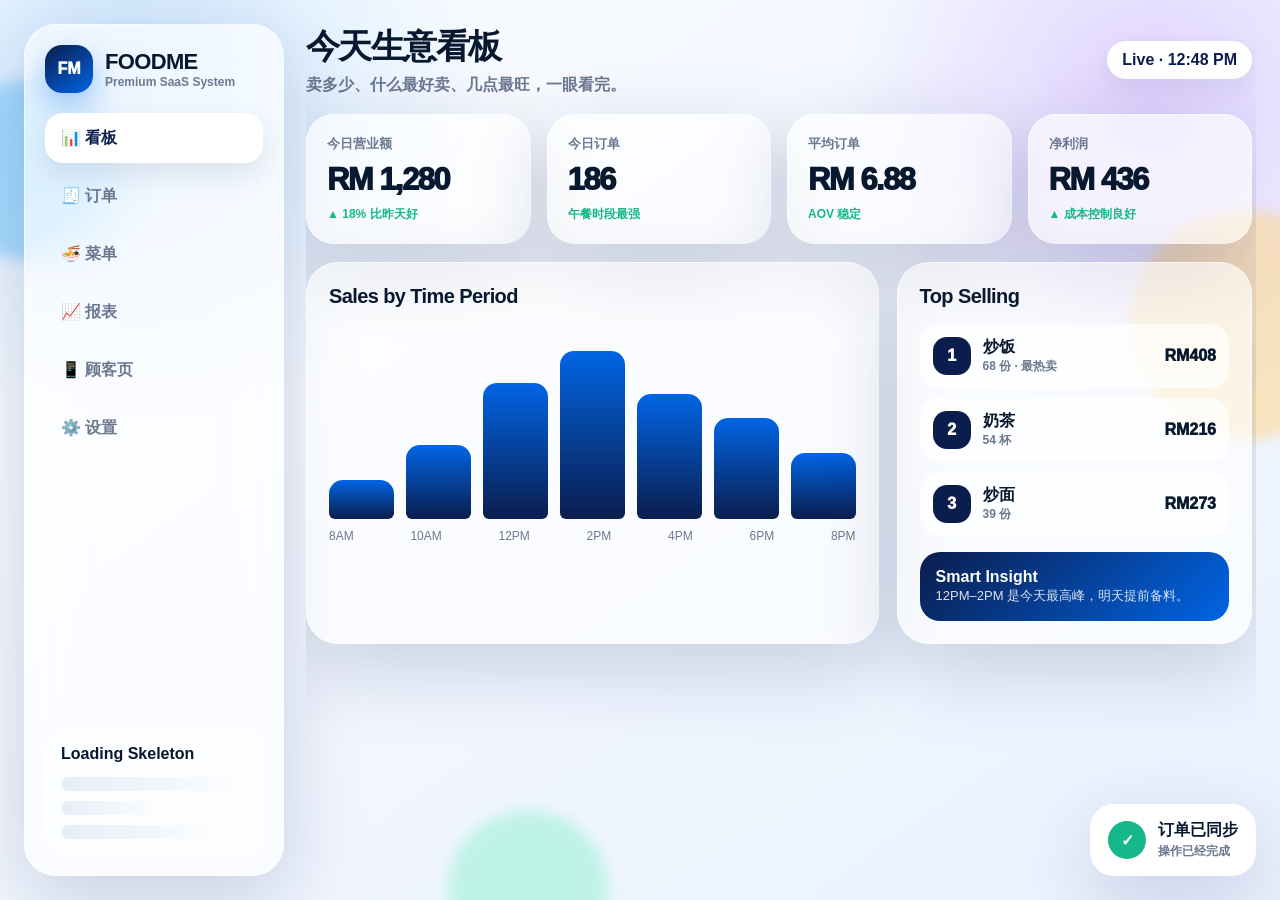
<file: foodme_full_premium_ui_prototype.html>
<!DOCTYPE html>
<html lang="zh">
<head>
<meta charset="UTF-8">
<meta name="viewport" content="width=device-width,initial-scale=1.0,maximum-scale=1.0,viewport-fit=cover">
<title>FOODME Premium Full UI Prototype</title>
<style>
:root{
  --brand:#0B1D4D;--brand2:#0165E5;--paper:#F4F8FF;--ink:#07182F;--muted:#6B7890;
  --green:#16B88A;--red:#EF5350;--amber:#F6B73C;--line:rgba(255,255,255,.55);
  --glass:rgba(255,255,255,.62);--shadow:0 24px 80px rgba(11,29,77,.18);
  --radius:28px;--fast:.22s cubic-bezier(.2,.8,.2,1);--smooth:.55s cubic-bezier(.18,.9,.2,1);
}
*{box-sizing:border-box}html,body{height:100%}body{margin:0;font-family:-apple-system,BlinkMacSystemFont,"Segoe UI","Noto Sans SC",Inter,sans-serif;color:var(--ink);background:radial-gradient(circle at 10% 8%,#CFE8FF 0,transparent 25%),radial-gradient(circle at 90% 12%,#E0D2FF 0,transparent 22%),linear-gradient(145deg,#FAFCFF,#EAF2FF);overflow:hidden}
button,input,select{font:inherit}button{border:0;cursor:pointer;color:inherit}.orb{position:fixed;border-radius:50%;filter:blur(7px);opacity:.55;animation:float 8s ease-in-out infinite;pointer-events:none}.o1{width:180px;height:180px;background:#74C6FF;left:-60px;top:80px}.o2{width:230px;height:230px;background:#FFD58A;right:-80px;top:210px;animation-delay:-2s}.o3{width:160px;height:160px;background:#9AF0D3;left:35%;bottom:-70px;animation-delay:-4s}@keyframes float{50%{transform:translateY(-24px) translateX(16px) scale(1.04)}}
.app{height:100dvh;display:grid;grid-template-columns:260px 1fr;gap:22px;padding:24px}.glass{background:var(--glass);backdrop-filter:blur(26px);-webkit-backdrop-filter:blur(26px);border:1px solid var(--line);box-shadow:var(--shadow)}.side{border-radius:32px;padding:20px;display:flex;flex-direction:column;min-height:0}.brand{display:flex;gap:12px;align-items:center;margin-bottom:20px}.logo{width:48px;height:48px;border-radius:17px;background:linear-gradient(145deg,var(--brand),var(--brand2));display:grid;place-items:center;color:#fff;font-weight:950;box-shadow:0 12px 30px rgba(1,101,229,.35)}.brand b{font-size:22px;letter-spacing:-.03em}.brand span{display:block;color:var(--muted);font-size:12px;font-weight:700}.nav{display:grid;gap:8px}.nav button{height:50px;border-radius:18px;background:transparent;color:var(--muted);font-weight:850;text-align:left;padding:0 16px;transition:var(--fast)}.nav button:hover{transform:translateX(5px);background:rgba(255,255,255,.65);color:var(--brand)}.nav button.on{background:#fff;color:var(--brand);box-shadow:0 12px 28px rgba(11,29,77,.10)}.mini{margin-top:auto;border-radius:24px;padding:16px;background:rgba(255,255,255,.55)}.skeleton{height:14px;border-radius:999px;background:linear-gradient(90deg,#E6EEF8,#FFF,#E6EEF8);background-size:220% 100%;animation:shimmer 1.3s infinite}.s2{width:55%;margin-top:10px}.s3{width:86%;margin-top:10px}@keyframes shimmer{to{background-position:-220% 0}}
.main{min-width:0;overflow:auto;padding-right:4px}.top{display:flex;justify-content:space-between;align-items:center;margin-bottom:18px}.top h1{font-size:34px;margin:0;letter-spacing:-.045em}.top p{margin:5px 0 0;color:var(--muted);font-weight:650}.pill{background:#fff;border-radius:999px;padding:10px 15px;font-weight:900;color:var(--brand);box-shadow:0 8px 24px rgba(11,29,77,.08)}
.view{display:none;animation:viewIn var(--smooth) both}.view.on{display:block}@keyframes viewIn{from{opacity:0;transform:translateY(18px) scale(.985);filter:blur(4px)}to{opacity:1;transform:none;filter:blur(0)}}.grid4{display:grid;grid-template-columns:repeat(4,1fr);gap:16px}.card{border-radius:var(--radius);padding:20px;position:relative;overflow:hidden;transition:var(--fast);animation:stagger .65s both}.card:nth-child(2){animation-delay:.07s}.card:nth-child(3){animation-delay:.14s}.card:nth-child(4){animation-delay:.21s}@keyframes stagger{from{opacity:0;transform:translateY(20px) scale(.97)}to{opacity:1;transform:none}}.card:hover{transform:translateY(-5px);box-shadow:0 30px 80px rgba(11,29,77,.24)}.label{font-size:13px;color:var(--muted);font-weight:850}.num{font-size:31px;font-weight:950;margin-top:9px;letter-spacing:-.05em}.trend{font-size:12px;font-weight:900;margin-top:8px;color:var(--green)}.wide{display:grid;grid-template-columns:1.45fr .9fr;gap:18px;margin-top:18px}.panel{border-radius:32px;padding:22px;min-height:310px}.panel h2{margin:0 0 16px;font-size:20px;letter-spacing:-.03em}.chart{height:195px;display:flex;align-items:end;gap:12px}.bar{flex:1;border-radius:14px 14px 6px 6px;background:linear-gradient(180deg,var(--brand2),var(--brand));height:20%;animation:grow 1s both;transform-origin:bottom}.bar:nth-child(2){height:38%;animation-delay:.06s}.bar:nth-child(3){height:70%;animation-delay:.12s}.bar:nth-child(4){height:86%;animation-delay:.18s}.bar:nth-child(5){height:64%;animation-delay:.24s}.bar:nth-child(6){height:52%;animation-delay:.30s}.bar:nth-child(7){height:34%;animation-delay:.36s}@keyframes grow{from{transform:scaleY(.05);opacity:.2}to{transform:scaleY(1);opacity:1}}.row{display:flex;align-items:center;gap:12px;background:rgba(255,255,255,.66);border-radius:20px;padding:13px;margin-bottom:10px;transition:var(--fast)}.row:hover{background:#fff;transform:translateX(5px)}.rank{width:38px;height:38px;border-radius:14px;display:grid;place-items:center;background:var(--brand);color:#fff;font-weight:950}.price{margin-left:auto;font-weight:950}.muted{color:var(--muted);font-size:12px;font-weight:700}.action{border-radius:16px;padding:12px 16px;background:var(--brand);color:#fff;font-weight:900;transition:var(--fast)}.action:hover{transform:translateY(-2px);box-shadow:0 12px 28px rgba(11,29,77,.25)}.ghost{background:rgba(255,255,255,.72);color:var(--brand)}.orders{display:grid;grid-template-columns:repeat(3,1fr);gap:16px}.order{border-radius:26px;padding:18px}.tag{display:inline-flex;border-radius:999px;padding:5px 10px;font-size:11px;font-weight:900;background:#E9F2FF;color:var(--brand2)}.tag.green{background:#DFF8EF;color:#10785C}.tag.red{background:#FFE5E2;color:#BA3630}.dish{display:flex;gap:14px;align-items:center;border-radius:24px;padding:14px;background:rgba(255,255,255,.68);margin-bottom:12px;transition:var(--fast)}.dish:hover{transform:scale(1.012);background:#fff}.pic{width:62px;height:62px;border-radius:18px;display:grid;place-items:center;font-size:30px;background:linear-gradient(145deg,#fff,#E8F2FF)}.add{margin-left:auto;width:42px;height:42px;border-radius:15px;background:var(--brand);color:#fff;font-size:22px;transition:var(--fast)}.add:active{transform:scale(.86)}.settings{display:grid;grid-template-columns:1fr 1fr;gap:18px}.field{background:rgba(255,255,255,.7);border-radius:18px;padding:14px;margin-bottom:12px}.field small{display:block;color:var(--muted);font-weight:850;margin-bottom:6px}.field b{font-size:17px}.empty{min-height:250px;display:grid;place-items:center;text-align:center}.empty .ill{font-size:64px;animation:bob 2.4s ease-in-out infinite}@keyframes bob{50%{transform:translateY(-8px)}}.toast{position:fixed;right:24px;bottom:24px;border-radius:24px;background:#fff;padding:16px 18px;box-shadow:var(--shadow);display:flex;gap:12px;align-items:center;transform:translateY(120px);opacity:0;transition:var(--smooth);z-index:20}.toast.show{transform:none;opacity:1}.tick{width:38px;height:38px;border-radius:50%;background:var(--green);color:#fff;display:grid;place-items:center;font-weight:950;animation:pulse 1.5s infinite}@keyframes pulse{50%{box-shadow:0 0 0 10px rgba(22,184,138,.14)}}.cust{max-width:430px;margin:auto;border-radius:34px;overflow:hidden}.hero{background:linear-gradient(145deg,var(--brand),var(--brand2));color:#fff;padding:26px;text-align:center}.menu-body{padding:18px}.seg{display:flex;gap:8px;margin-bottom:15px}.seg button{flex:1;border-radius:15px;padding:11px;background:rgba(255,255,255,.65);font-weight:900}.seg button.on{background:var(--brand);color:#fff}
@media(max-width:980px){body{overflow:auto}.app{height:auto;display:block}.side{margin-bottom:18px}.nav{grid-template-columns:repeat(4,1fr)}.nav button{text-align:center;padding:0 6px}.grid4{grid-template-columns:repeat(2,1fr)}.wide,.settings,.orders{grid-template-columns:1fr}}@media(max-width:560px){.app{padding:14px}.top{display:block}.top h1{font-size:28px}.grid4{grid-template-columns:1fr}.nav{grid-template-columns:repeat(2,1fr)}.panel,.card{border-radius:23px}.toast{left:14px;right:14px}}
</style>
</head>
<body>
<div class="orb o1"></div><div class="orb o2"></div><div class="orb o3"></div>
<div class="app">
  <aside class="side glass">
    <div class="brand"><div class="logo">FM</div><div><b>FOODME</b><span>Premium SaaS System</span></div></div>
    <div class="nav">
      <button class="on" data-view="dash">📊 看板</button><button data-view="orders">🧾 订单</button><button data-view="menu">🍜 菜单</button><button data-view="report">📈 报表</button><button data-view="customer">📱 顾客页</button><button data-view="settings">⚙️ 设置</button>
    </div>
    <div class="mini"><b>Loading Skeleton</b><div class="skeleton" style="margin-top:14px"></div><div class="skeleton s2"></div><div class="skeleton s3"></div></div>
  </aside>
  <main class="main">
    <div class="top"><div><h1 id="title">今天生意看板</h1><p>卖多少、什么最好卖、几点最旺，一眼看完。</p></div><div class="pill">Live · 12:48 PM</div></div>

    <section id="dash" class="view on">
      <div class="grid4">
        <div class="card glass"><div class="label">今日营业额</div><div class="num" data-target="1280">RM 0</div><div class="trend">▲ 18% 比昨天好</div></div>
        <div class="card glass"><div class="label">今日订单</div><div class="num" data-target="186">0</div><div class="trend">午餐时段最强</div></div>
        <div class="card glass"><div class="label">平均订单</div><div class="num" data-target="6.88">RM 0</div><div class="trend">AOV 稳定</div></div>
        <div class="card glass"><div class="label">净利润</div><div class="num" data-target="436">RM 0</div><div class="trend">▲ 成本控制良好</div></div>
      </div>
      <div class="wide">
        <div class="panel glass"><h2>Sales by Time Period</h2><div class="chart"><div class="bar"></div><div class="bar"></div><div class="bar"></div><div class="bar"></div><div class="bar"></div><div class="bar"></div><div class="bar"></div></div><div style="display:flex;justify-content:space-between;color:var(--muted);font-size:12px;margin-top:10px"><span>8AM</span><span>10AM</span><span>12PM</span><span>2PM</span><span>4PM</span><span>6PM</span><span>8PM</span></div></div>
        <div class="panel glass"><h2>Top Selling</h2><div class="row"><div class="rank">1</div><div><b>炒饭</b><div class="muted">68 份 · 最热卖</div></div><div class="price">RM408</div></div><div class="row"><div class="rank">2</div><div><b>奶茶</b><div class="muted">54 杯</div></div><div class="price">RM216</div></div><div class="row"><div class="rank">3</div><div><b>炒面</b><div class="muted">39 份</div></div><div class="price">RM273</div></div><div style="margin-top:16px;padding:16px;border-radius:20px;background:linear-gradient(135deg,var(--brand),var(--brand2));color:#fff"><b>Smart Insight</b><br><span style="font-size:13px;opacity:.85">12PM–2PM 是今天最高峰，明天提前备料。</span></div></div>
      </div>
    </section>

    <section id="orders" class="view">
      <div style="display:flex;gap:10px;margin-bottom:16px"><button class="action" onclick="toast('新订单已接收')">＋ 新订单</button><button class="action ghost">筛选今日</button></div>
      <div class="orders"><div class="order glass"><span class="tag">待做</span><h2>#A102 桌号 5</h2><p>炒饭 x2<br>奶茶 x1</p><b>RM 23.00</b></div><div class="order glass"><span class="tag green">已完成</span><h2>#A101 打包</h2><p>炒面 x1<br>咖啡 x2</p><b>RM 18.00</b></div><div class="order glass"><span class="tag red">未付款</span><h2>#A100 桌号 2</h2><p>椰浆饭 x3</p><b>RM 21.00</b></div></div>
    </section>

    <section id="menu" class="view">
      <div class="panel glass"><h2>菜单管理</h2><div class="dish"><div class="pic">🍚</div><div><b>招牌炒饭</b><div class="muted">RM 6.00 · 可加蛋/加辣</div></div><button class="add" onclick="toast('已加入菜单')">+</button></div><div class="dish"><div class="pic">🥤</div><div><b>冰奶茶</b><div class="muted">RM 4.00 · 冷/热</div></div><button class="add" onclick="toast('已加入菜单')">+</button></div><div class="dish"><div class="pic">🍜</div><div><b>炒面</b><div class="muted">RM 7.00 · 大/小</div></div><button class="add" onclick="toast('已加入菜单')">+</button></div></div>
    </section>

    <section id="report" class="view">
      <div class="wide"><div class="panel glass"><h2>报表分析</h2><div class="empty"><div><div class="ill">📊</div><h2>本周销售趋势良好</h2><p class="muted">系统会自动总结高峰时段、热卖商品、现金/QR 比例。</p></div></div></div><div class="panel glass"><h2>AI 建议</h2><div class="row"><div class="rank">AI</div><div><b>明天 11:30 前备料</b><div class="muted">预测午餐高峰会提前</div></div></div><div class="row"><div class="rank">💰</div><div><b>QR 收款占 42%</b><div class="muted">可以放大 QR 牌</div></div></div></div></div>
    </section>

    <section id="customer" class="view">
      <div class="cust glass"><div class="hero"><div style="font-size:44px">🍜</div><h1>Wilson Noodle</h1><p>扫码点餐 · Order, Earn, Enjoy</p></div><div class="menu-body"><div class="seg"><button class="on">全部</button><button>饭类</button><button>饮料</button></div><div class="dish"><div class="pic">🍚</div><div><b>招牌炒饭</b><div class="muted">RM 6.00</div></div><button class="add" onclick="toast('已加入购物车')">+</button></div><div class="dish"><div class="pic">🥤</div><div><b>冰奶茶</b><div class="muted">RM 4.00</div></div><button class="add" onclick="toast('已加入购物车')">+</button></div></div></div>
    </section>

    <section id="settings" class="view">
      <div class="settings"><div class="panel glass"><h2>商户设置</h2><div class="field"><small>店名</small><b>Wilson Noodle</b></div><div class="field"><small>状态</small><b style="color:var(--green)">营业中</b></div><div class="field"><small>语言</small><b>中文 / Malay / English</b></div></div><div class="panel glass"><h2>系统设置</h2><div class="field"><small>Theme</small><b>Premium Glass SaaS</b></div><div class="field"><small>Motion</small><b>Apple-level Smooth</b></div><button class="action" onclick="toast('设置已保存')">保存设置</button></div></div>
    </section>
  </main>
</div>
<div class="toast" id="toast"><div class="tick">✓</div><div><b id="toastTitle">成功</b><br><span class="muted">操作已经完成</span></div></div>
<script>
const titles={dash:'今天生意看板',orders:'订单管理',menu:'菜单管理',report:'智能报表',customer:'顾客点餐页面',settings:'系统设置'};
function animateNumbers(){document.querySelectorAll('.num').forEach(el=>{const target=parseFloat(el.dataset.target);const isRM=el.textContent.includes('RM');let t0=performance.now();function step(t){let p=Math.min((t-t0)/1000,1);p=1-Math.pow(1-p,3);let v=target*p;el.textContent=isRM?'RM '+(target%1?v.toFixed(2):Math.round(v).toLocaleString()):Math.round(v).toLocaleString();if(p<1)requestAnimationFrame(step)}requestAnimationFrame(step)})}
function showView(id){document.querySelectorAll('.view').forEach(v=>v.classList.remove('on'));document.getElementById(id).classList.add('on');document.getElementById('title').textContent=titles[id];document.querySelectorAll('.nav button').forEach(b=>b.classList.toggle('on',b.dataset.view===id));if(id==='dash')animateNumbers()}
document.querySelectorAll('.nav button').forEach(b=>b.onclick=()=>showView(b.dataset.view));
function toast(msg){const t=document.getElementById('toast');document.getElementById('toastTitle').textContent=msg;t.classList.add('show');setTimeout(()=>t.classList.remove('show'),2200)}
window.addEventListener('load',()=>{animateNumbers();setTimeout(()=>toast('订单已同步'),1000)});
</script>
</body>
</html>
</file>
